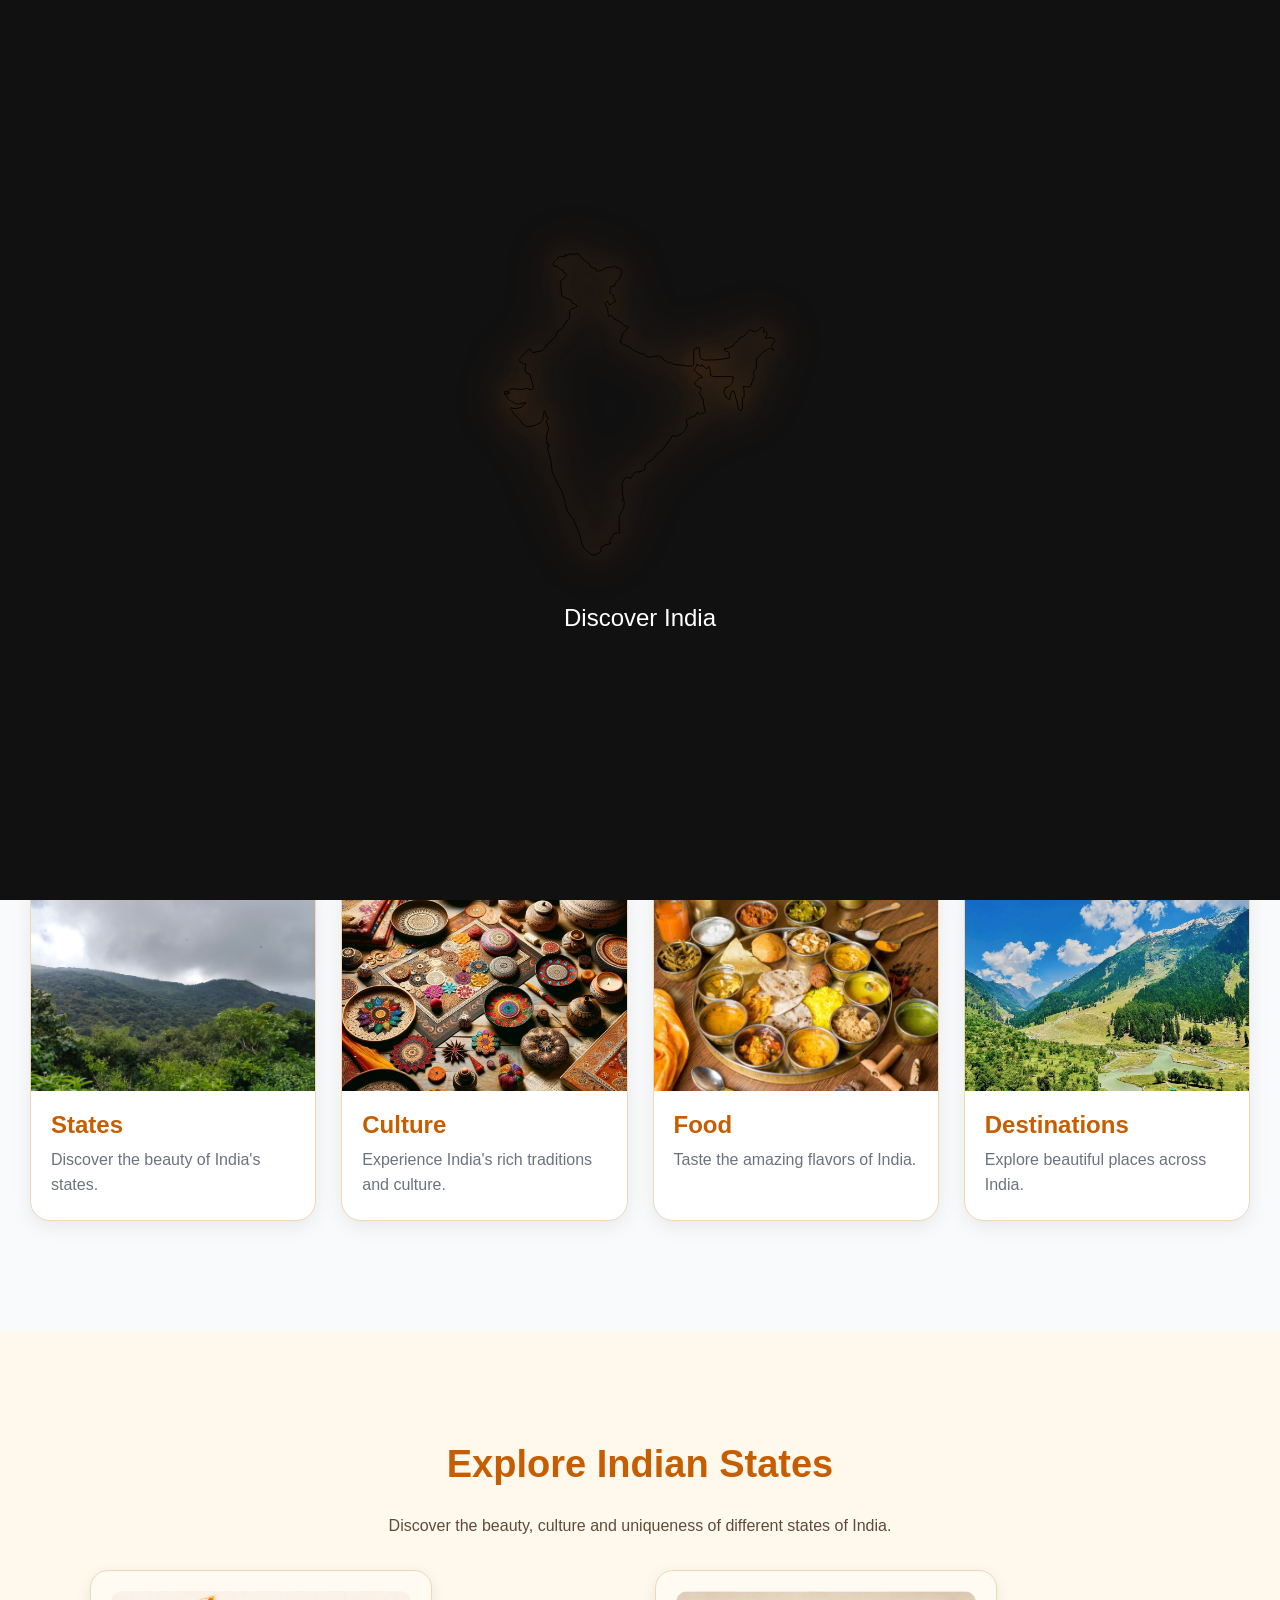
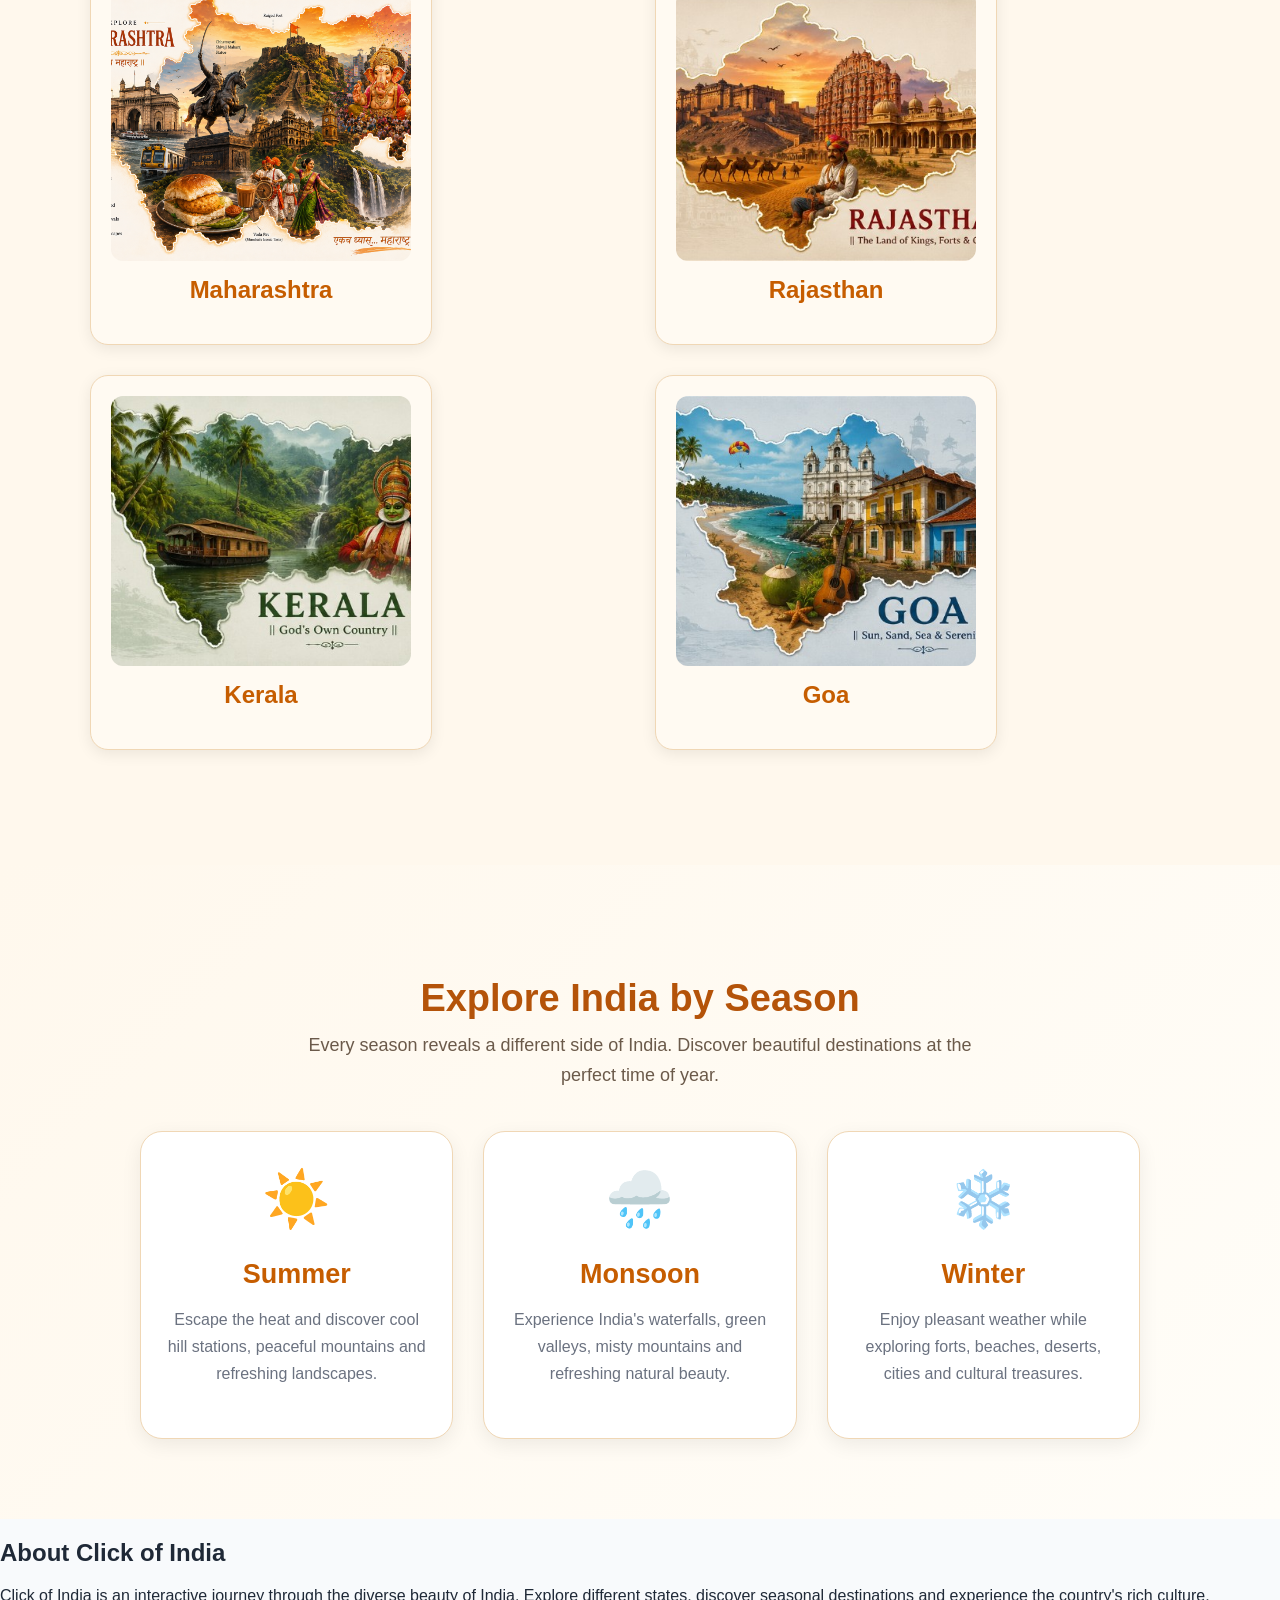
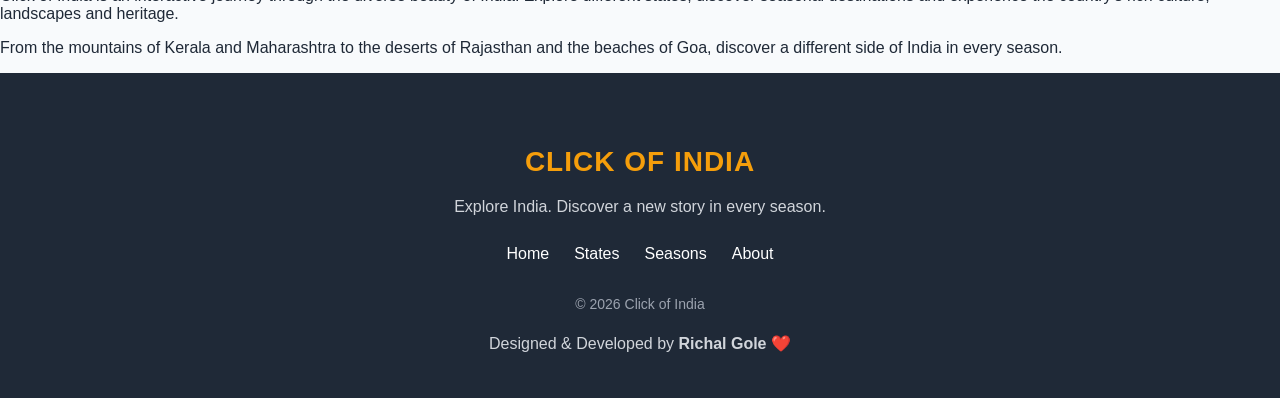
<file: index.html>
<!DOCTYPE html>
<html>

<head>
    <title>Click of India</title>
    <link rel="stylesheet" href="style.css">
</head>

<body>
     <audio id="background-music" loop>
        <source src="music/india.mp3" type="audio/mpeg">
    </audio>
    <div class="intro-screen">

    <div class="india-map">
        <img src="images/India_outline.svg" alt="India Map">
    </div>

       <p>Discover India</p>

    </div>
    <nav>

        <div class="logo">
           CLICK OF INDIA
        </div>

         <div class="nav-links">
           <a href="#">Discover India</a>
           <a href="#">States</a>
           <a href="#">Seasons</a>
           <a href="#">About</a>
         </div>

        <div class="nav-icons">
           <button id="theme-toggle">🌙</button>
           <button id="music-toggle">🎵</button>
         </div>

    </nav>

    <section class="hero">

        <div class="hero-content">

             <h1>Discover the Soul of India</h1>

            <p>
            Explore India's states, seasons, culture,
            destinations and unforgettable experiences.
            </p>

             <a href="#states" class="explore-btn">
                  Explore India
             </a>

        </div>

    </section>
    <script src="script.js"></script>
    <section class="explore">
        <h2>Explore India</h2>

        <div class="explore-cards">

           <a href="#states" class="explore-card">
                 <img src="images/states.jpg" alt="Beautiful landscape of India">
                  <h3>States</h3>
                  <p>Discover the beauty of India's states.</p>
           </a>
            
            <a href="culture.html" class="explore-card">
                  <img src="images/culture.jpg" alt="Indian culture">
                  <h3>Culture</h3>
                 <p>Experience India's rich traditions and culture.</p>
            </a>

            <a href="food.html" class="explore-card">
                 <img src="images/food.jpg" alt="Indian food">
                 <h3>Food</h3>
                 <p>Taste the amazing flavors of India.</p>
            </a>

            <a href="destination.html" class="explore-card">
                <img src="images/destination.jpg" alt="Beautiful destinations in India">
                <h3>Destinations</h3>
                <p>Explore beautiful places across India.</p>
            </a>

        </div>

    </section>
    <section id="states">

    <h2>Explore Indian States</h2>

    <p>
        Discover the beauty, culture and uniqueness of different states of India.
    </p>

    <div class="state-gallery">

        <a href="maharashtra.html" class="state-card">
            <img src="images/Maha.jpeg" alt="Maharashtra">
            <h3>Maharashtra</h3>
        </a>

        <a href="rajasthan.html" class="state-card">
            <img src="images/Rajasthan.jpg" alt="Rajasthan">
            <h3>Rajasthan</h3>
        </a>

        <a href="kerala.html" class="state-card">
            <img src="images/Kerala.jpg" alt="Kerala">
            <h3>Kerala</h3>
        </a>

        <a href="goa.html" class="state-card">
            <img src="images/Goa.jpg" alt="Goa">
            <h3>Goa</h3>
        </a>

    </div>

</section>

<!-- ========================================
     SEASONS SECTION
     ======================================== -->

<section class="home-seasons" id="seasons">

    <h2>Explore India by Season</h2>

    <p class="home-season-intro">
        Every season reveals a different side of India.
        Discover beautiful destinations at the perfect time of year.
    </p>

    <div class="home-season-cards">

        <div class="home-season-card">

            <div class="season-icon">☀️</div>

            <h3>Summer</h3>

            <p>
                Escape the heat and discover cool hill stations,
                peaceful mountains and refreshing landscapes.
            </p>

        </div>


        <div class="home-season-card">

            <div class="season-icon">🌧️</div>

            <h3>Monsoon</h3>

            <p>
                Experience India's waterfalls, green valleys,
                misty mountains and refreshing natural beauty.
            </p>

        </div>


        <div class="home-season-card">

            <div class="season-icon">❄️</div>

            <h3>Winter</h3>

            <p>
                Enjoy pleasant weather while exploring forts,
                beaches, deserts, cities and cultural treasures.
            </p>

        </div>

    </div>

</section>
<!-- ========================================
     ABOUT SECTION
     ======================================== -->

<section class="about-section" id="about">

    <div class="about-content">

        <h2>About Click of India</h2>

        <p>
            Click of India is an interactive journey through
            the diverse beauty of India. Explore different states,
            discover seasonal destinations and experience the
            country's rich culture, landscapes and heritage.
        </p>

        <p>
            From the mountains of Kerala and Maharashtra to the
            deserts of Rajasthan and the beaches of Goa,
            discover a different side of India in every season.
        </p>

    </div>

</section>
<!-- ========================================
     FOOTER
     ======================================== -->

<footer class="footer">

    <div class="footer-content">

        <h2>CLICK OF INDIA</h2>

        <p>
            Explore India. Discover a new story in every season.
        </p>

        <div class="footer-links">

            <a href="#hero">Home</a>
            <a href="#states">States</a>
            <a href="#seasons">Seasons</a>
            <a href="#about">About</a>

        </div>

        <p class="copyright">
    © 2026 Click of India
</p>

    <p class="creator">
    Designed & Developed by <strong>Richal Gole</strong> ❤️
   </p>

    </div>

</footer>
</body>
</html>
</file>
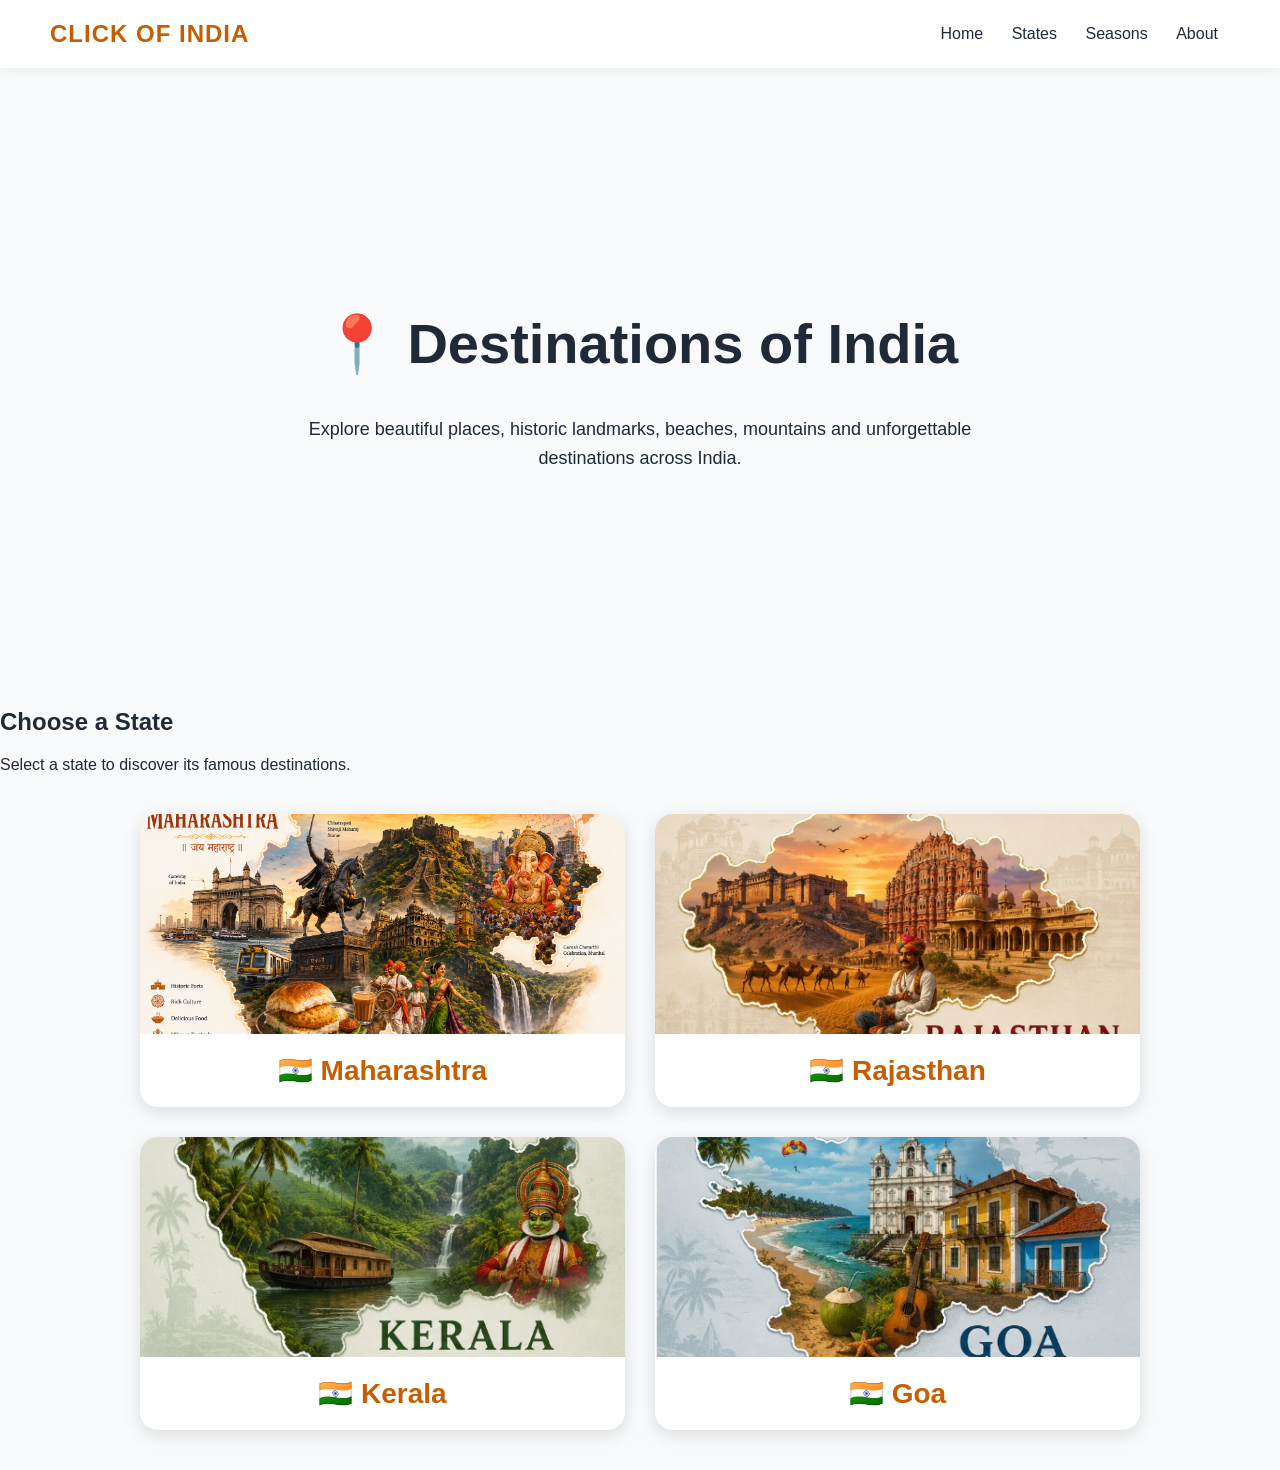
<file: destination.html>
<!DOCTYPE html>
<html>

<head>
    <title>Destinations of India | Click of India</title>
    <link rel="stylesheet" href="style.css">
</head>

<body>

    <nav>

        <div class="logo">
            CLICK OF INDIA
        </div>

        <div class="nav-links">
            <a href="index.html">Home</a>
            <a href="index.html#states">States</a>
            <a href="index.html#seasons">Seasons</a>
            <a href="index.html#about">About</a>
        </div>

    </nav>


    <section class="state-hero">

        <h1>📍 Destinations of India</h1>

        <p>
            Explore beautiful places, historic landmarks,
            beaches, mountains and unforgettable destinations
            across India.
        </p>

    </section>


    <section class="culture-states">
        <section class="culture-states">

    <h2>Choose a State</h2>

    <p>
        Select a state to discover its famous destinations.
    </p>

    <div class="culture-state-grid">

        <a href="maharashtra.html#destinations" class="culture-state-card">
            <img src="images/Maha.jpeg" alt="Maharashtra">
            <h3>🇮🇳 Maharashtra</h3>
        </a>

        <a href="rajasthan.html#destinations" class="culture-state-card">
            <img src="images/Rajasthan.jpg" alt="Rajasthan">
            <h3>🇮🇳 Rajasthan</h3>
        </a>

        <a href="kerala.html#destinations" class="culture-state-card">
            <img src="images/Kerala.jpg" alt="Kerala">
            <h3>🇮🇳 Kerala</h3>
        </a>

        <a href="goa.html#destinations" class="culture-state-card">
            <img src="images/Goa.jpg" alt="Goa">
            <h3>🇮🇳 Goa</h3>
        </a>

    </div>

</section>

   

    </section>
<audio id="background-music" loop>
    <source src="music/india.mp3" type="audio/mpeg">
</audio>

</body>

</html>
</file>
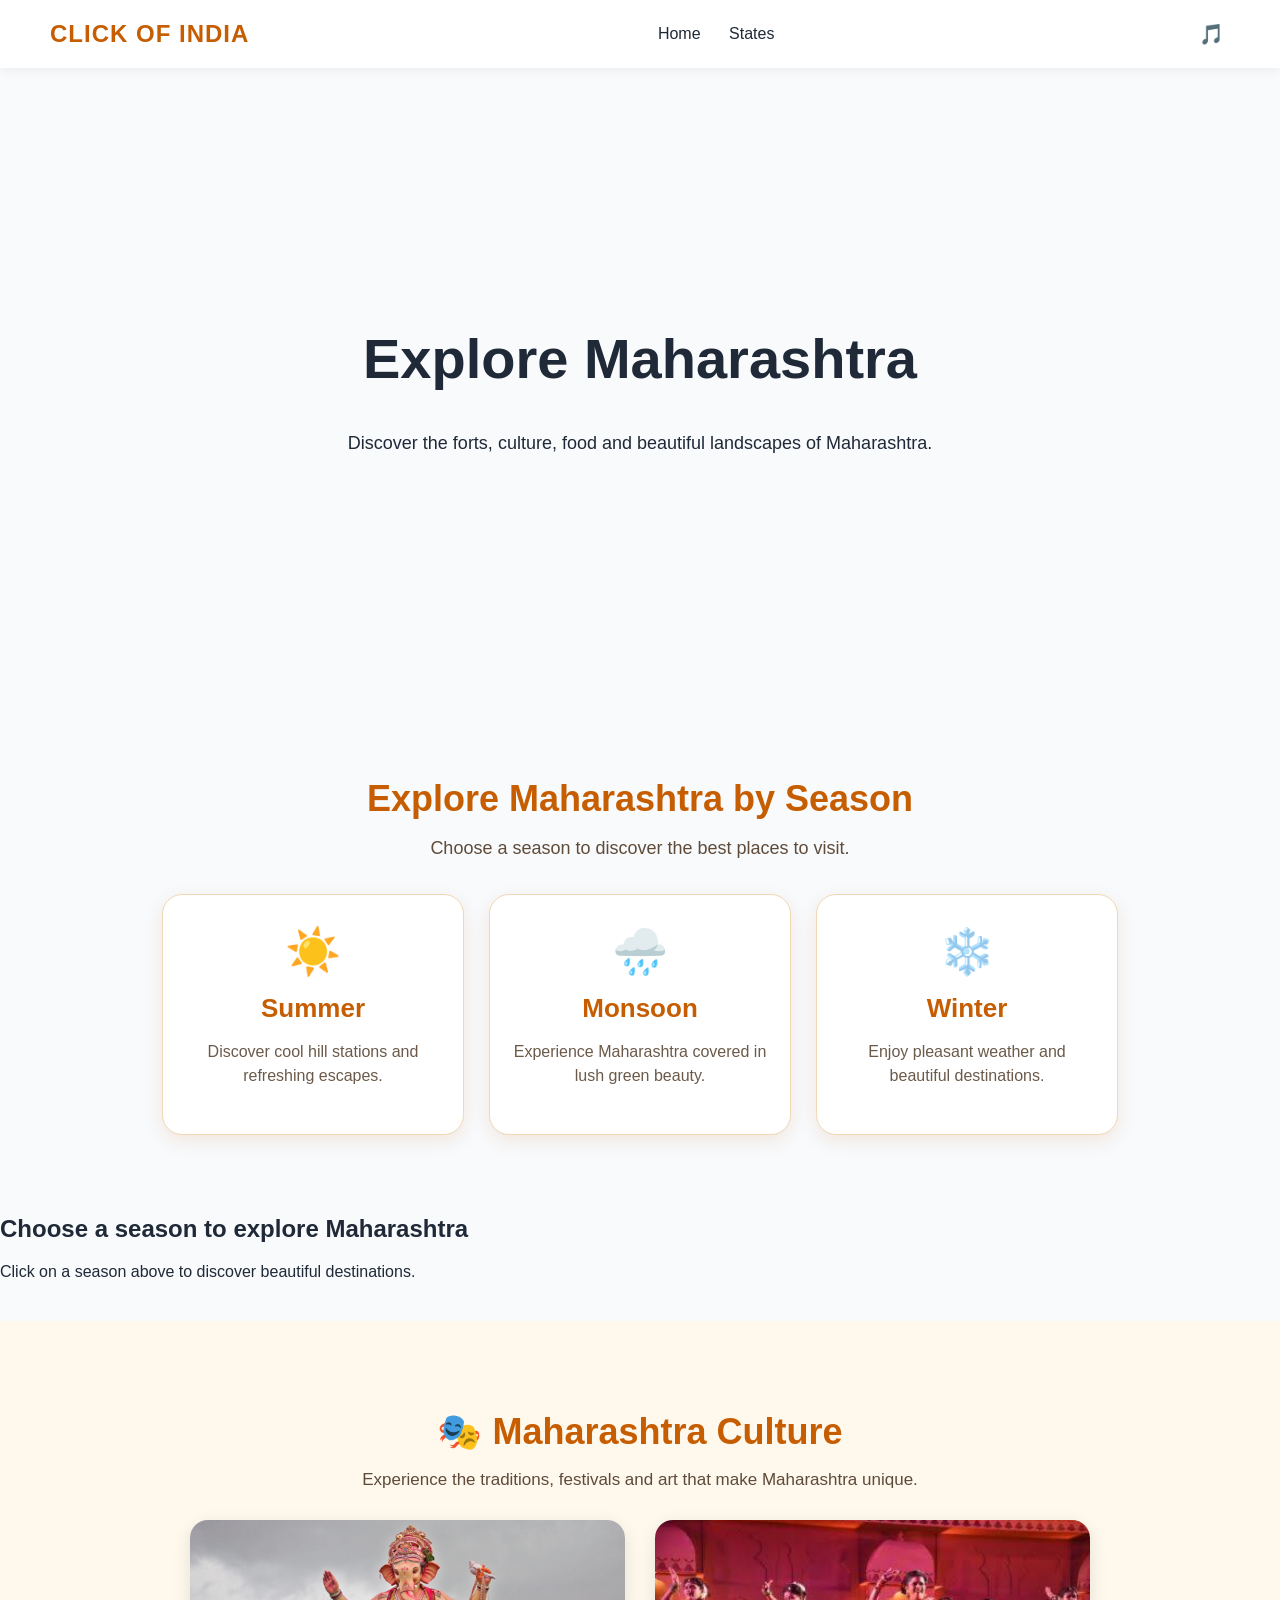
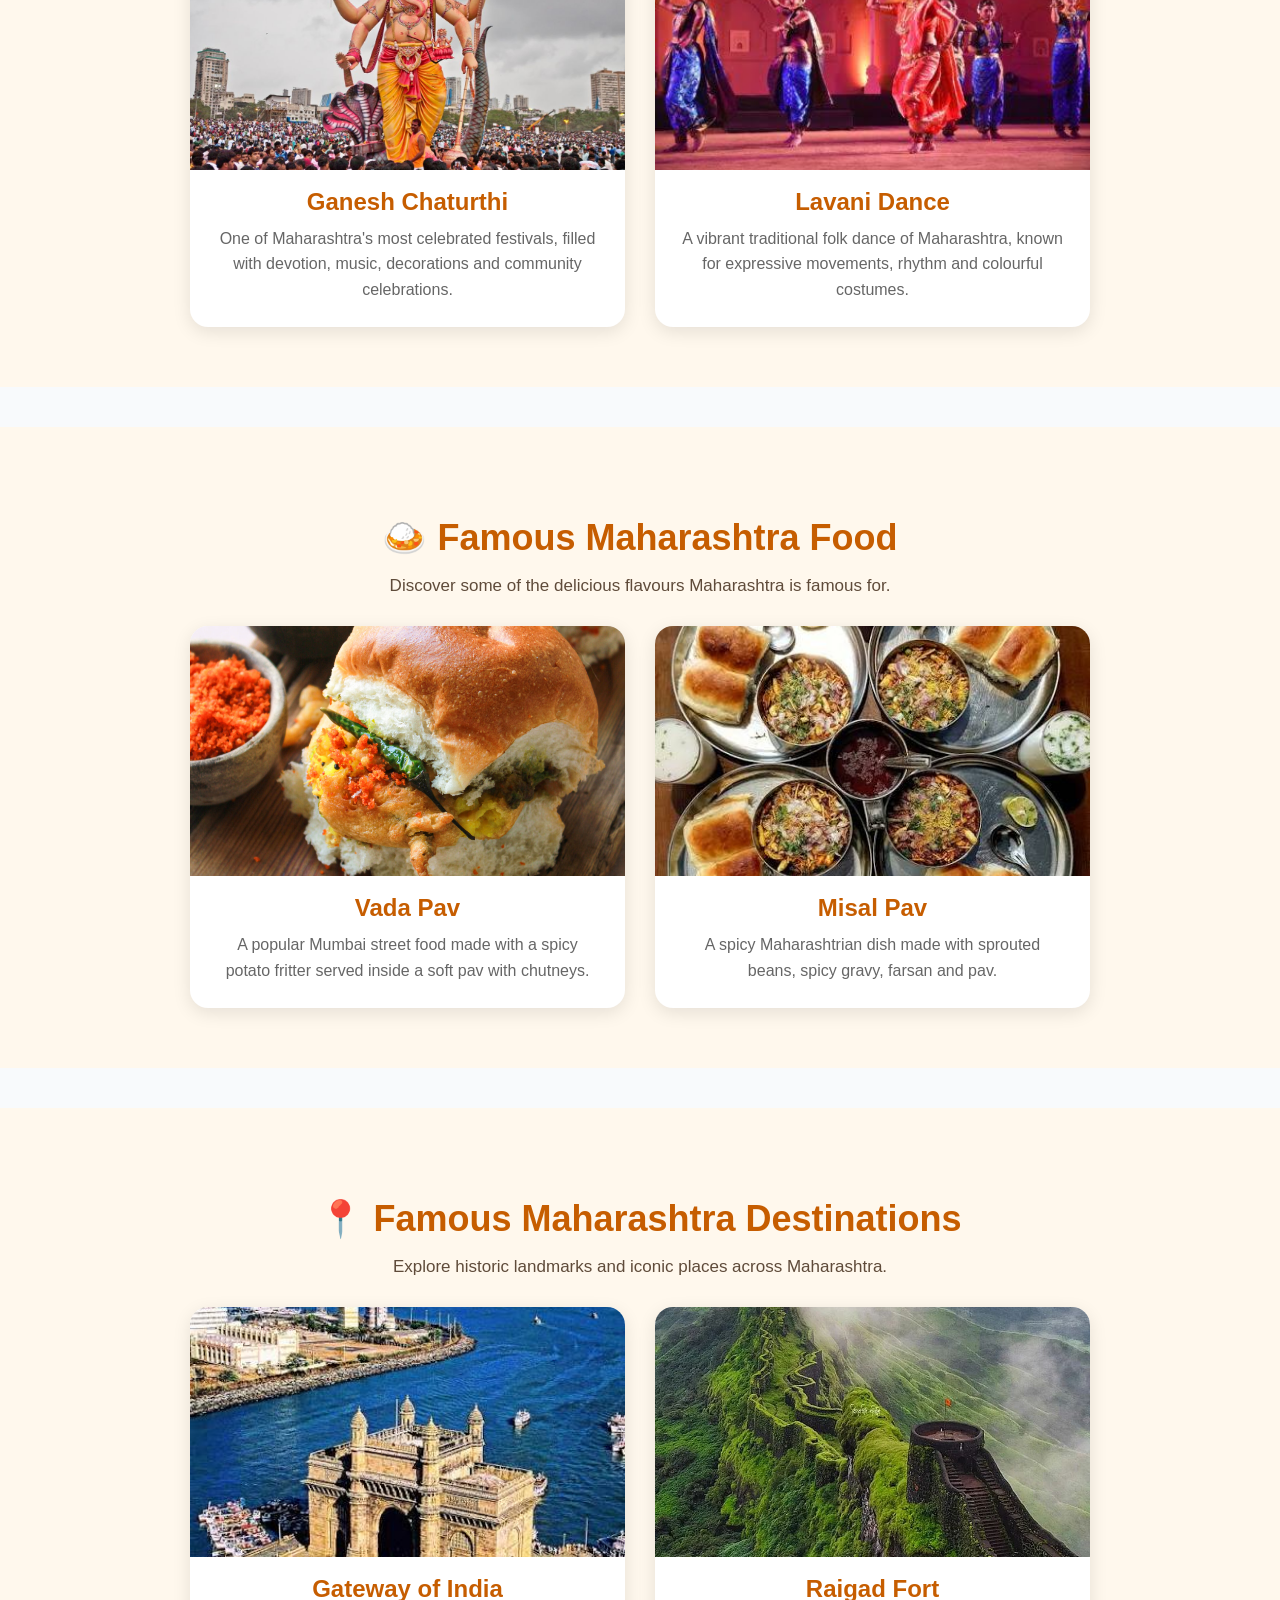
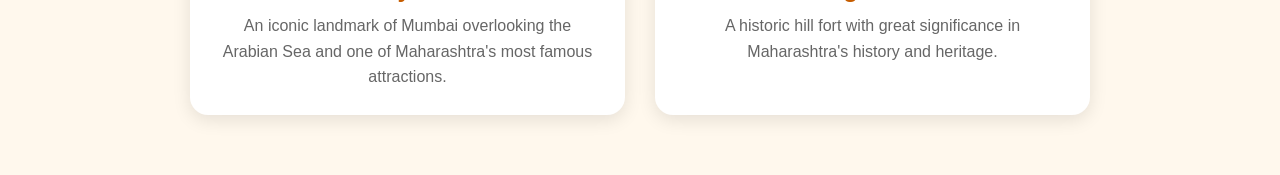
<file: maharashtra.html>
<!DOCTYPE html>
<html>

<head>
    <title>Maharashtra - Click of India</title>
    <link rel="stylesheet" href="style.css">
</head>


<body>
<nav>

    <div class="logo">
        CLICK OF INDIA
    </div>

    <div class="nav-links">
        <a href="index.html">Home</a>
        <a href="index.html#states">States</a>
    </div>

     <div class="nav-icons">
        <button id="music-toggle">🎵</button>
    </div>

</nav>

<section class="state-hero">

    <h1>Explore Maharashtra</h1>

    <p>
        Discover the forts, culture, food and beautiful landscapes
        of Maharashtra.
    </p>

</section>


<section class="seasons">

    <h2>Explore Maharashtra by Season</h2>

    <p>Choose a season to discover the best places to visit.</p>

    <div class="season-buttons">

        <div class="season-card" onclick="showSeason('summer')">
            <span>☀️</span>
            <h3>Summer</h3>
            <p>Discover cool hill stations and refreshing escapes.</p>
        </div>

        <div class="season-card" onclick="showSeason('monsoon')">
            <span>🌧️</span>
            <h3>Monsoon</h3>
            <p>Experience Maharashtra covered in lush green beauty.</p>
        </div>

        <div class="season-card" onclick="showSeason('winter')">
            <span>❄️</span>
            <h3>Winter</h3>
            <p>Enjoy pleasant weather and beautiful destinations.</p>
        </div>

    </div>

</section>

<section id="season-content">

    <h2>Choose a season to explore Maharashtra</h2>

    <p>Click on a season above to discover beautiful destinations.</p>

</section>
<script src="script.js"></script>

<!-- ========================================
     MAHARASHTRA CULTURE
     ======================================== -->

<section class="state-explore-section" id="culture">

    <h2>🎭 Maharashtra Culture</h2>

    <p class="state-section-intro">
        Experience the traditions, festivals and art that make Maharashtra unique.
    </p>

    <div class="state-explore-cards">

        <div class="state-explore-card">
            <img src="images/Maharashtra_Ganpati.jpg" alt="Ganesh Chaturthi in Maharashtra">

            <h3>Ganesh Chaturthi</h3>

            <p>
                One of Maharashtra's most celebrated festivals,
                filled with devotion, music, decorations and community celebrations.
            </p>

        </div>

        <div class="state-explore-card">
            <img src="images/Maharashtra_Lavani.jpg" alt="Lavani dance">

            <h3>Lavani Dance</h3>

            <p>
                A vibrant traditional folk dance of Maharashtra,
                known for expressive movements, rhythm and colourful costumes.
            </p>

        </div>

    </div>

</section>


<!-- ========================================
     MAHARASHTRA FOOD
     ======================================== -->

<section class="state-explore-section" id="food">

    <h2>🍛 Famous Maharashtra Food</h2>

    <p class="state-section-intro">
        Discover some of the delicious flavours Maharashtra is famous for.
    </p>

    <div class="state-explore-cards">

        <div class="state-explore-card">
            <img src="images/Maharashtra_Vadapav.jpg" alt="Vada Pav">

            <h3>Vada Pav</h3>

            <p>
                A popular Mumbai street food made with a spicy potato
                fritter served inside a soft pav with chutneys.
            </p>

        </div>

        <div class="state-explore-card">
            <img src="images/Maharashtra_Misal.jpg" alt="Misal Pav">

            <h3>Misal Pav</h3>

            <p>
                A spicy Maharashtrian dish made with sprouted beans,
                spicy gravy, farsan and pav.
            </p>

        </div>

    </div>

</section>


<!-- ========================================
     MAHARASHTRA DESTINATIONS
     ======================================== -->

<section class="state-explore-section" id="destinations">

    <h2>📍 Famous Maharashtra Destinations</h2>

    <p class="state-section-intro">
        Explore historic landmarks and iconic places across Maharashtra.
    </p>

    <div class="state-explore-cards">

        <div class="state-explore-card">
            <img src="images/Maharashtra_Gateway.jpg" alt="Gateway of India">

            <h3>Gateway of India</h3>

            <p>
                An iconic landmark of Mumbai overlooking the Arabian Sea
                and one of Maharashtra's most famous attractions.
            </p>
        </div>

        <div class="state-explore-card">
            <img src="images/Maharashtra_Raigad.jpg" alt="Raigad Fort">

            <h3>Raigad Fort</h3>

            <p>
                A historic hill fort with great significance in
                Maharashtra's history and heritage.
            </p>
        </div>

    </div>

</section>
      
<audio id="background-music" loop>
    <source src="music/india.mp3" type="audio/mpeg">
</audio>
<script src="script.js"></script>

</body>

</html>
</file>
<file: style.css>
body {
    background-color: #f8fafc;
}

nav {
    display: flex;
    justify-content: space-between;
    align-items: center;
    padding: 20px 50px;
}
.logo {
    font-size: 24px;
    font-weight: bold;
}
.nav-links a {
    text-decoration: none;
    color: #1f2937;
    margin: 0 12px;
}
.nav-links a:hover {
    color: #d97706;
}
.nav-icons button {
    border: none;
    background: transparent;
    font-size: 20px;
    cursor: pointer;
    margin-left: 10px;
}
.hero {
    min-height: 65vh;
    display: flex;
    flex-direction: column;
    justify-content: center;
    align-items: center;
    text-align: center;
}
.hero-content h1 {
    font-size: 56px;
}

.hero-content p {
    font-size: 18px;
    margin-top: 20px;
}

.explore-btn {
    display: inline-block;
    margin-top: 25px;
    padding: 12px 28px;
    text-decoration: none;
    font-weight: bold;
    border-radius: 6px;
    background-color: #e67e22;
    color: white;
}
.explore-btn:hover {
    transform: translateY(-3px);
    transition: 0.3s;
}
.intro-screen {
    position: fixed;
    top: 0;
    left: 0;
    width: 100%;
    height: 100vh;

    display: flex;
    flex-direction: column;
    justify-content: center;
    align-items: center;

    background-color: #111;
    z-index: 1000;
    transition: opacity 1s ease;
}
.intro-screen p {
    color: white;
    font-size: 24px;
    margin-top: 20px;
     animation: textReveal 2s ease forwards;
}
.india-map {
    color: #e67e22;
    font-size: 60px;
    font-weight: bold;
}
.india-map img {
    width: 280px;
    height: auto;
}
.india-map img {
    width: 280px;
    height: auto;
    filter: drop-shadow(0 0 10px #e67e22)
            drop-shadow(0 0 25px #e67e22);
    animation: mapGlow 3s ease-in-out infinite;
}
@keyframes mapGlow {
    0% {
        filter: drop-shadow(0 0 5px #e67e22)
                drop-shadow(0 0 15px #e67e22);
    }

    50% {
        filter: drop-shadow(0 0 15px #e67e22)
                drop-shadow(0 0 40px #e67e22);
    }

    100% {
        filter: drop-shadow(0 0 5px #e67e22)
                drop-shadow(0 0 15px #e67e22);
    }
}
@keyframes textReveal {
    from {
        opacity: 0;
        transform: translateY(20px);
    }

    to {
        opacity: 1;
        transform: translateY(0);
    }
}

.explore-cards {
    display: flex;
    gap: 25px;
}
.explore-card {
    padding: 20px;
    background: #f5f5f5;
    border-radius: 15px;
    box-shadow: 0 4px 12px rgba(0, 0, 0, 0.08);
    flex: 1;
    transition: 0.3s;
    text-decoration: none;
    color: inherit;
    cursor: pointer;
}

.explore {
    margin-top: 30px;
}

.explore h2 {
    text-align: center;
    font-size: 36px;
}


.explore-card h3 {
    font-size: 24px;
    margin: 20px 0 10px 0;
    color: black;
}


.explore-card p {
    font-size: 16px;
    color: #666;
    line-height: 1.6;
    margin-bottom: 10px;
}

.explore-card:hover {
    transform: translateY(-5px);
    box-shadow: 0 8px 20px rgba(0, 0, 0, 0.12);
}

.explore-card img {
    width: 100%;
    height: 180px;
    object-fit: cover;
    border-radius: 12px;
}

.state-cards {
    display: flex;
    gap: 25px;
    margin-top: 30px;
}

.state-card {
    width: 300px;
    padding: 20px;
    background: #f5f5f5;
    border-radius: 15px;
    box-shadow: 0 4px 12px rgba(0, 0, 0, 0.08);
}

.state-card img {
    width: 100%;
    height: 200px;
    object-fit: cover;
    border-radius: 12px;
}

.state-card h3 {
    font-size: 24px;
    margin: 20px 0 10px 0;
}

.state-card p {
    font-size: 16px;
    color: #666;
    line-height: 1.6;
}

.state-card img {
    width: 500px;
    height: 300px;
    object-fit: cover;
    border-radius: 12px;
}

.state-cards img {
    width: 500px;
    height: 300px;
    object-fit: cover;
    border-radius: 12px;
}

.state-cards {
    padding: 20px;
    background: #f5f5f5;
    border-radius: 15px;
    box-shadow: 0 4px 12px rgba(0, 0, 0, 0.08);
}

.state-cards h3 {
    margin-top: 20px;
}

.state-cards p {
    margin-top: 10px;
}

.state-cards {
    text-decoration: none;
    color: inherit;
}

.state-hero {
    min-height: 60vh;
    display: flex;
    flex-direction: column;
    justify-content: center;
    align-items: center;
    text-align: center;
    padding: 40px;
}

.state-hero h1 {
    font-size: 56px;
    margin-bottom: 20px;
}

.state-hero p {
    font-size: 18px;
    max-width: 700px;
    line-height: 1.6;
}

/* =========================
   STATES SECTION
   ========================= */

#states {
    text-align: center;
    background: #fff8ed;
    padding: 50px 20px;
    margin-top: 40px;
}

#states h2 {
    color: #c65d00;
}

#states > p {
    color: #5f4b3a;
    margin-bottom: 30px;
}


/* =========================
   STATES GALLERY
   ========================= */

.state-gallery {
    display: grid;
    grid-template-columns: repeat(2, 1fr);
    gap: 25px;
    max-width: 1000px;
    margin: 35px auto;
    padding: 0 20px;
}


/* =========================
   STATE CARD
   ========================= */

.state-card {
    background: #fffaf2;
    border: 1px solid #f0d7b5;
    border-radius: 18px;
    overflow: hidden;
    text-decoration: none;
    color: #111;
    box-shadow: 0 4px 15px rgba(0, 0, 0, 0.08);
    transition: 0.3s;
}


/* State Image */

.state-card img {
    width: 100%;
    height: 260px;
    object-fit: cover;
    display: block;
}


/* State Name */

.state-card h3 {
    font-size: 24px;
    margin: 15px 20px 20px;
    color: #c65d00;
}


/* Hover Effect */

.state-card:hover {
    transform: translateY(-6px);
    box-shadow: 0 10px 25px rgba(198, 93, 0, 0.15);
}

/* Season Section */
.seasons {
    text-align: center;
    padding: 60px 20px;
}

.seasons h2 {
    font-size: 36px;
    color: #c65d00;
    margin-bottom: 10px;
}

.seasons > p {
    color: #5f4b3a;
    font-size: 18px;
    margin-bottom: 35px;
}

/* Season Cards */
.season-buttons {
    display: flex;
    justify-content: center;
    gap: 25px;
    max-width: 1000px;
    margin: auto;
}

.season-card {
    width: 260px;
    padding: 30px 20px;
    background: white;
    border-radius: 20px;
    border: 1px solid #f0d7b5;
    box-shadow: 0 6px 18px rgba(198, 93, 0, 0.12);
    cursor: pointer;
    transition: 0.3s;
}

.season-card span {
    font-size: 45px;
}

.season-card h3 {
    font-size: 26px;
    color: #c65d00;
    margin: 15px 0 10px;
}

.season-card p {
    color: #6b5a4a;
    line-height: 1.5;
}

/* Hover Effect */
.season-card:hover {
    transform: translateY(-8px);
    box-shadow: 0 12px 28px rgba(198, 93, 0, 0.22);
}

/* Summer Destination Cards */

.destination-cards {
    display: grid;
    grid-template-columns: repeat(3, 1fr);
    gap: 25px;
    max-width: 1000px;
    margin: 35px auto;
}

.destination-card {
    background: white;
    border-radius: 18px;
    overflow: hidden;
    box-shadow: 0 5px 15px rgba(0, 0, 0, 0.10);
    transition: 0.3s;
}

.destination-card:hover {
    transform: translateY(-8px);
    box-shadow: 0 12px 25px rgba(198, 93, 0, 0.20);
}

.destination-card img {
    width: 100%;
    height: 220px;
    object-fit: cover;
    display: block;
}

.destination-card h3 {
    font-size: 23px;
    color: #c65d00;
    margin: 18px 20px 10px;
}

.destination-card p {
    font-size: 15px;
    color: #666;
    line-height: 1.6;
    margin: 0 20px 20px;
}

.season-intro {
    text-align: center;
    color: #5f4b3a;
}
/* ========================================
   HOMEPAGE - PROFESSIONAL UPGRADE
   ======================================== */

/* Overall page */
body {
    margin: 0;
    background: #f8fafc;
    color: #1f2937;
    font-family: Arial, sans-serif;
}


/* Navigation */
nav {
    background: rgba(255, 255, 255, 0.95);
    box-shadow: 0 2px 12px rgba(0, 0, 0, 0.06);
    position: sticky;
    top: 0;
    z-index: 100;
}

.logo {
    color: #c65d00;
    letter-spacing: 1px;
}


/* Hero */
.hero {
    min-height: 70vh;
    background:
        linear-gradient(
            rgba(255, 248, 237, 0.85),
            rgba(248, 250, 252, 0.95)
        );
}

.hero-content h1 {
    color: #b45309;
    margin-bottom: 10px;
    letter-spacing: 1px;
}

.hero-content p {
    max-width: 700px;
    color: #5f4b3a;
    line-height: 1.7;
}


/* Explore Section */
.explore {
    padding: 70px 30px;
    margin-top: 0;
}

.explore h2 {
    color: #b45309;
    margin-bottom: 10px;
}

.explore-cards {
    max-width: 1250px;
    margin: 40px auto 0;
    display: grid;
    grid-template-columns: repeat(4, 1fr);
    gap: 25px;
}

.explore-card {
    padding: 0 0 22px 0;
    background: white;
    border-radius: 20px;
    overflow: hidden;
    border: 1px solid #f0d7b5;
    box-shadow: 0 6px 20px rgba(0, 0, 0, 0.07);
    transition: transform 0.3s ease, box-shadow 0.3s ease;
}

.explore-card img {
    width: 100%;
    height: 210px;
    object-fit: cover;
    display: block;
    border-radius: 0;
    transition: transform 0.4s ease;
}

.explore-card h3 {
    color: #c65d00;
    margin: 20px 20px 8px;
}

.explore-card p {
    margin: 0 20px;
    color: #6b7280;
}

.explore-card:hover {
    transform: translateY(-10px);
    box-shadow: 0 15px 30px rgba(198, 93, 0, 0.16);
}

.explore-card:hover img {
    transform: scale(1.05);
}


/* States section */
#states {
    padding: 80px 20px;
}

#states h2 {
    font-size: 38px;
}

.state-gallery {
    max-width: 1100px;
    gap: 30px;
}

.state-card img {
    height: 270px;
    transition: transform 0.4s ease;
}

.state-card:hover img {
    transform: scale(1.04);
}

.state-card:hover {
    transform: translateY(-8px);
}


/* ========================================
   RESPONSIVE HOMEPAGE
   ======================================== */

@media (max-width: 1000px) {

    .explore-cards {
        grid-template-columns: repeat(2, 1fr);
    }

}


@media (max-width: 650px) {

    nav {
        padding: 15px 20px;
        flex-wrap: wrap;
        gap: 15px;
    }

    .nav-links {
        display: none;
    }

    .hero-content h1 {
        font-size: 40px;
    }

    .explore {
        padding: 50px 15px;
    }

    .explore-cards {
        grid-template-columns: 1fr;
    }

    .state-gallery {
        grid-template-columns: 1fr;
        padding: 0 10px;
    }

}
/* ========================================
   HOMEPAGE - SEASONS SECTION
   ======================================== */

.home-seasons {
    text-align: center;
    padding: 80px 20px;
    background: linear-gradient(
        135deg,
        #fff8ed,
        #fffdf8
    );
}

.home-seasons h2 {
    font-size: 38px;
    color: #b45309;
    margin-bottom: 10px;
}

.home-season-intro {
    max-width: 700px;
    margin: 0 auto 40px;
    color: #6b5a4a;
    font-size: 18px;
    line-height: 1.7;
}

.home-season-cards {
    max-width: 1000px;
    margin: auto;
    display: grid;
    grid-template-columns: repeat(3, 1fr);
    gap: 30px;
}

.home-season-card {
    background: white;
    padding: 35px 25px;
    border-radius: 22px;
    border: 1px solid #f0d7b5;
    box-shadow: 0 6px 20px rgba(0, 0, 0, 0.07);
    transition: 0.3s ease;
}

.season-icon {
    font-size: 55px;
    margin-bottom: 15px;
}

.home-season-card h3 {
    font-size: 27px;
    color: #c65d00;
    margin-bottom: 12px;
}

.home-season-card p {
    color: #6b7280;
    line-height: 1.7;
    font-size: 16px;
}

.home-season-card:hover {
    transform: translateY(-10px);
    box-shadow: 0 15px 30px rgba(198, 93, 0, 0.16);
}


/* Mobile */
@media (max-width: 700px) {

    .home-season-cards {
        grid-template-columns: 1fr;
    }

    .home-seasons h2 {
        font-size: 32px;
    }

}
/* ========================================
   HOMEPAGE - SEASONS SECTION
   ======================================== */

.home-seasons {
    text-align: center;
    padding: 80px 20px;
    background: linear-gradient(
        135deg,
        #fff8ed,
        #fffdf8
    );
}

.home-seasons h2 {
    font-size: 38px;
    color: #b45309;
    margin-bottom: 10px;
}

.home-season-intro {
    max-width: 700px;
    margin: 0 auto 40px;
    color: #6b5a4a;
    font-size: 18px;
    line-height: 1.7;
}

.home-season-cards {
    max-width: 1000px;
    margin: auto;
    display: grid;
    grid-template-columns: repeat(3, 1fr);
    gap: 30px;
}

.home-season-card {
    background: white;
    padding: 35px 25px;
    border-radius: 22px;
    border: 1px solid #f0d7b5;
    box-shadow: 0 6px 20px rgba(0, 0, 0, 0.07);
    transition: 0.3s ease;
}

.season-icon {
    font-size: 55px;
    margin-bottom: 15px;
}

.home-season-card h3 {
    font-size: 27px;
    color: #c65d00;
    margin-bottom: 12px;
}

.home-season-card p {
    color: #6b7280;
    line-height: 1.7;
    font-size: 16px;
}

.home-season-card:hover {
    transform: translateY(-10px);
    box-shadow: 0 15px 30px rgba(198, 93, 0, 0.16);
}


/* Mobile */
@media (max-width: 700px) {

    .home-season-cards {
        grid-template-columns: 1fr;
    }

    .home-seasons h2 {
        font-size: 32px;
    }

}
/* ========================================
   FOOTER
   ======================================== */

.footer {
    background: #1f2937;
    color: white;
    text-align: center;
    padding: 50px 20px 25px;
}

.footer-content {
    max-width: 900px;
    margin: auto;
}

.footer h2 {
    color: #f59e0b;
    font-size: 28px;
    letter-spacing: 1px;
    margin-bottom: 10px;
}

.footer p {
    color: #d1d5db;
    line-height: 1.6;
}

.footer-links {
    display: flex;
    justify-content: center;
    gap: 25px;
    margin: 25px 0;
}

.footer-links a {
    color: white;
    text-decoration: none;
    transition: 0.3s;
}

.footer-links a:hover {
    color: #f59e0b;
}

.footer .copyright {
    font-size: 14px;
    margin-top: 30px;
    color: #9ca3af;
}
/* ========================================
   DARK MODE
   ======================================== */

body.dark-mode {
    background-color: #111827;
    color: #f9fafb;
}

body.dark-mode nav {
    background: #1f2937;
}

body.dark-mode .nav-links a {
    color: #f9fafb;
}

body.dark-mode .hero {
    background: linear-gradient(
        135deg,
        #111827,
        #1f2937
    );
}

body.dark-mode .hero-content h1 {
    color: #f59e0b;
}

body.dark-mode .hero-content p {
    color: #d1d5db;
}

body.dark-mode .explore {
    background: #111827;
}

body.dark-mode .explore-card {
    background: #1f2937;
    border-color: #374151;
}

body.dark-mode .explore-card h3 {
    color: #f59e0b;
}

body.dark-mode .explore-card p {
    color: #d1d5db;
}

body.dark-mode #states {
    background: #17202b;
}

body.dark-mode #states > p {
    color: #d1d5db;
}

body.dark-mode .state-card {
    background: #1f2937;
    border-color: #374151;
}

body.dark-mode .home-seasons {
    background: #17202b;
}

body.dark-mode .home-season-intro {
    color: #d1d5db;
}

body.dark-mode .home-season-card {
    background: #1f2937;
    border-color: #374151;
}

body.dark-mode .home-season-card p {
    color: #d1d5db;
}

body.dark-mode .about-section {
    background: #111827;
}

body.dark-mode .about-content p {
    color: #d1d5db;
}
/* ========================================
   STATE EXPLORE SECTIONS
   ======================================== */

.state-explore-section {
    text-align: center;
    padding: 60px 20px;
    background: #fff8ed;
    margin-top: 40px;
}

.state-explore-section h2 {
    font-size: 36px;
    color: #c65d00;
    margin-bottom: 10px;
}

.state-section-intro {
    color: #5f4b3a;
    font-size: 17px;
    margin-bottom: 30px;
}

.state-explore-cards {
    display: grid;
    grid-template-columns: repeat(2, 1fr);
    gap: 30px;
    max-width: 900px;
    margin: auto;
}

.state-explore-card {
    background: white;
    border-radius: 18px;
    overflow: hidden;
    box-shadow: 0 5px 18px rgba(0, 0, 0, 0.10);
    transition: 0.3s;
}

.state-explore-card:hover {
    transform: translateY(-7px);
    box-shadow: 0 12px 25px rgba(198, 93, 0, 0.20);
}

.state-explore-card img {
    width: 100%;
    height: 250px;
    object-fit: cover;
    display: block;
}

.state-explore-card h3 {
    font-size: 24px;
    color: #c65d00;
    margin: 18px 20px 10px;
}

.state-explore-card p {
    color: #666;
    line-height: 1.6;
    margin: 0 25px 25px;
}
/* ===== State Selection Cards ===== */

.culture-state-grid {
    display: grid;
    grid-template-columns: repeat(2, 1fr);
    gap: 30px;
    max-width: 1000px;
    margin: 40px auto;
}

.culture-state-card {
    display: block;
    background: white;
    border-radius: 18px;
    overflow: hidden;
    text-decoration: none;
    color: inherit;
    box-shadow: 0 5px 18px rgba(0, 0, 0, 0.12);
    transition: transform 0.3s ease;
}

.culture-state-card:hover {
    transform: translateY(-6px);
}

.culture-state-card img {
    width: 100%;
    height: 220px;
    object-fit: cover;
    display: block;
}

.culture-state-card h3 {
    text-align: center;
    font-size: 28px;
    font-weight: 700;
    color: #c65d00;
    padding: 20px;
    margin: 0;
}
</file>
